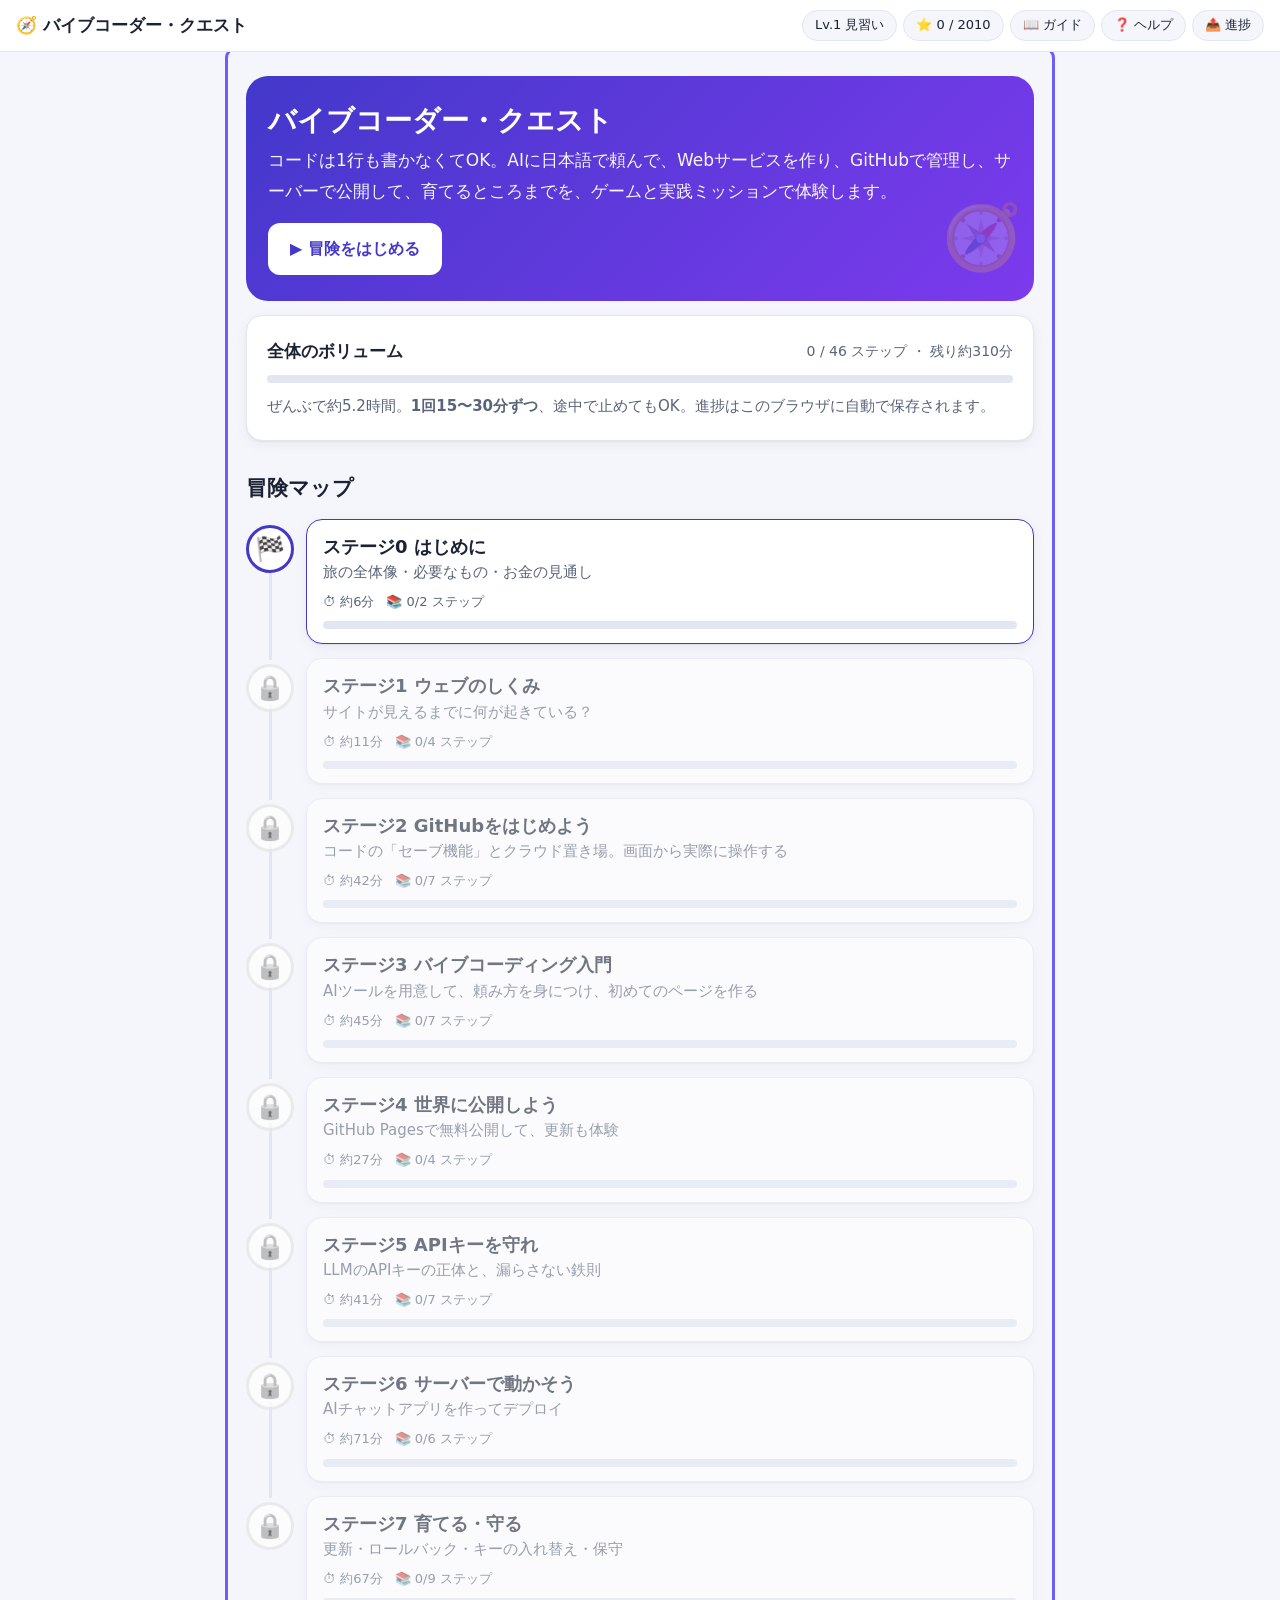
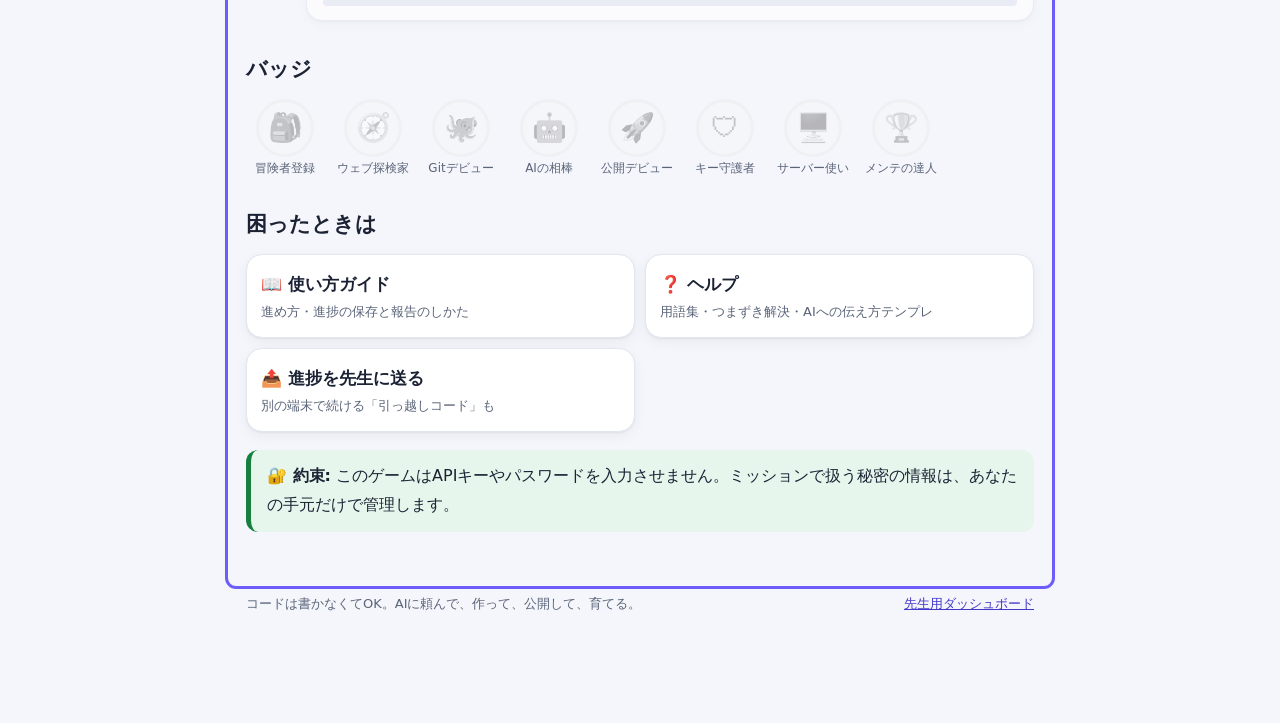
<file: index.html>
<!doctype html>
<html lang="ja">
<head>
<meta charset="utf-8">
<meta name="viewport" content="width=device-width, initial-scale=1">
<title>バイブコーダー・クエスト</title>
<meta name="description" content="コードを書かずに、AIと一緒にWebサービスを作って公開するまでを学ぶ初学者向け学習ゲーム">
<link rel="icon" href="data:image/svg+xml,%3Csvg xmlns=%27http://www.w3.org/2000/svg%27 viewBox=%270 0 100 100%27%3E%3Ctext y=%27.9em%27 font-size=%2790%27%3E%F0%9F%A7%AD%3C/text%3E%3C/svg%3E">
<link rel="stylesheet" href="css/style.css">
</head>
<body>
<a class="skip" href="#app">本文へ</a>
<header class="topbar">
  <a class="logo" href="#/">🧭 バイブコーダー・クエスト</a>
  <nav class="hud" id="hud" aria-label="ステータス"></nav>
</header>
<main id="app" class="container" tabindex="-1"></main>
<footer class="foot noprint">
  <span>コードは書かなくてOK。AIに頼んで、作って、公開して、育てる。</span>
  <a href="dashboard.html">先生用ダッシュボード</a>
</footer>
<div id="stepbar" class="stepbar noprint" hidden></div>
<div id="toast" class="toast" role="status" aria-live="polite"></div>
<canvas id="confetti" aria-hidden="true"></canvas>
<script src="js/config.js"></script>
<script src="js/content.js"></script>
<script src="js/help.js"></script>
<script src="js/state.js"></script>
<script src="js/verify.js"></script>
<script src="js/games.js"></script>
<script src="js/app.js"></script>
</body>
</html>
</file>
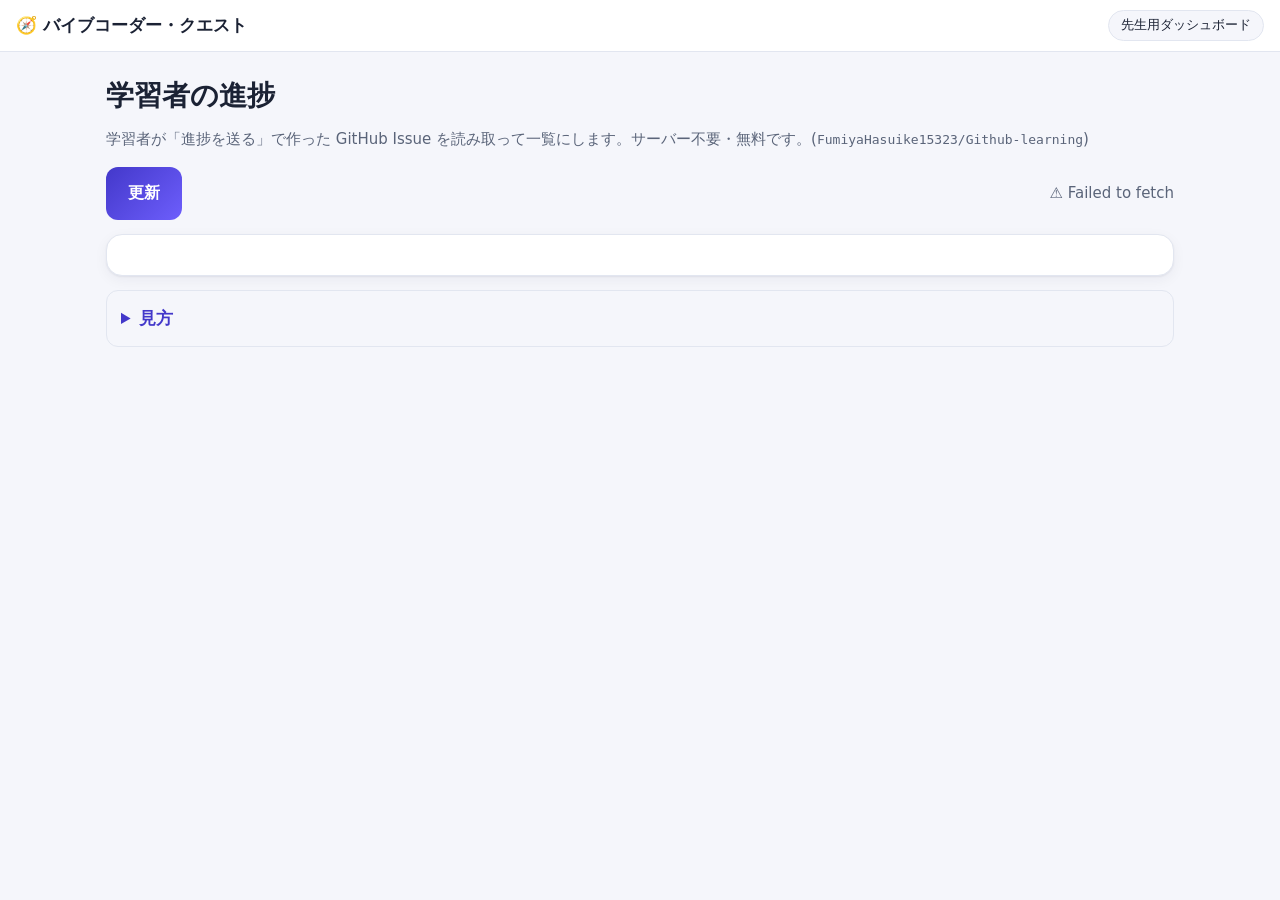
<file: dashboard.html>
<!doctype html>
<html lang="ja">
<head>
<meta charset="utf-8">
<meta name="viewport" content="width=device-width, initial-scale=1">
<title>先生用ダッシュボード</title>
<link rel="icon" href="data:image/svg+xml,%3Csvg xmlns=%27http://www.w3.org/2000/svg%27 viewBox=%270 0 100 100%27%3E%3Ctext y=%27.9em%27 font-size=%2790%27%3E%F0%9F%A7%AD%3C/text%3E%3C/svg%3E">
<link rel="stylesheet" href="css/style.css">
</head>
<body>
<header class="topbar"><a class="logo" href="./">🧭 バイブコーダー・クエスト</a><div class="hud"><span class="pill">先生用ダッシュボード</span></div></header>
<main class="container" style="max-width:1100px">
  <h1>学習者の進捗</h1>
  <p class="lead">学習者が「進捗を送る」で作った GitHub Issue を読み取って一覧にします。サーバー不要・無料です。(<span id="repo" class="mono"></span>)</p>
  <div class="row"><button class="btn" id="reload">更新</button><span id="status" class="lead" style="margin:0"></span></div>
  <div class="card" style="overflow:auto"><table class="t" id="tbl"></table></div>
  <details><summary>見方</summary>
    <p><span class="sq v"></span>自動確認で達成　<span class="sq s"></span>自己申告で達成　<span class="sq o"></span>ゲームをクリア　<span class="sq"></span>未達成<br>
    <br>列の絵文字+数字はステージ番号(0〜7)、マスにカーソルを合わせるとステップ名が出ます。<br>同じ人が何度も送った場合は、最新の1件だけを表示します(GitHubのユーザー名で判定)。</p>
    <p>注意: Issueは誰でも書けるので、数字は「本人の申告」です。ミッションの「自動確認」は、学習者のブラウザがGitHubの公開情報で確認した結果を含みます。</p>
  </details>
</main>
<script src="js/config.js"></script>
<script src="js/content.js"></script>
<script>
(function () {
  var C = VQ_CONTENT, cfg = VQ_CONFIG;
  var $ = function (id) { return document.getElementById(id); };
  var esc = function (s) { return String(s == null ? '' : s).replace(/[&<>"']/g, function (c) { return { '&': '&amp;', '<': '&lt;', '>': '&gt;', '"': '&quot;', "'": '&#39;' }[c]; }); };
  $('repo').textContent = cfg.owner + '/' + cfg.repo;

  function parse(issue) {
    var m = (issue.body || '').match(/<!--\s*VQ-PROGRESS\s*(\{[\s\S]*?\})\s*-->/);
    if (!m) return null;
    try { return JSON.parse(m[1]); } catch (e) { return null; }
  }
  function load() {
    $('status').textContent = '読み込み中…';
    fetch('https://api.github.com/repos/' + cfg.owner + '/' + cfg.repo + '/issues?state=all&per_page=100&sort=created&direction=desc', { headers: { Accept: 'application/vnd.github+json' } })
      .then(function (r) {
        if (r.status === 403) throw new Error('GitHub APIの回数制限です。しばらく待って再読み込みしてください。');
        if (!r.ok) throw new Error('取得できませんでした(' + r.status + ')。リポジトリがPublicか、Issuesが有効か確認してください。');
        return r.json();
      })
      .then(function (issues) {
        var latest = {};
        issues.forEach(function (is) {
          if (is.pull_request) return;
          var p = parse(is); if (!p) return;
          var k = is.user.login;
          if (!latest[k]) latest[k] = { login: k, p: p, at: is.created_at, url: is.html_url };
        });
        render(Object.keys(latest).map(function (k) { return latest[k]; }));
        $('status').textContent = '最終取得: ' + new Date().toLocaleTimeString('ja-JP');
      })
      .catch(function (e) { $('status').textContent = '⚠ ' + e.message; });
  }
  function render(rows) {
    var head = '<tr><th>学習者</th><th>Lv / XP</th><th>AI</th>' + C.stages.map(function (s, i) { return '<th title="' + esc(s.title) + '">' + s.emoji + i + '</th>'; }).join('') + '<th>いまここ</th><th>最終報告</th></tr>';
    var all = []; C.stages.forEach(function (s) { s.steps.forEach(function (x) { all.push({ s: s, x: x }); }); });
    var total = all.reduce(function (a, y) { return a + (y.x.xp || (y.x.type === 'mission' ? 50 : 20)); }, 0);
    rows.sort(function (a, b) { return (b.p.xp || 0) - (a.p.xp || 0); });
    var body = rows.map(function (r) {
      var d = r.p.d || {};
      var cells = C.stages.map(function (s) {
        return '<td>' + s.steps.map(function (x) { var v = d[x.id]; return '<span class="sq ' + (v === 'v' ? 'v' : v === 's' ? 's' : v ? 'o' : '') + '" title="' + esc(x.title) + '"></span>'; }).join('') + '</td>';
      }).join('');
      var cur = all.filter(function (y) { return !d[y.x.id]; })[0];
      var lv = Math.min(10, Math.floor((r.p.xp || 0) / total * 10) + 1);
      return '<tr><td><b>' + esc(r.p.n || '(無記名)') + '</b><br><a href="' + esc(r.url) + '" target="_blank" rel="noopener">@' + esc(r.login) + '</a></td><td>Lv.' + lv + '<br>' + (r.p.xp || 0) + '/' + total + '</td>' + cells +
        '<td>' + (cur ? esc(cur.s.emoji + ' ' + cur.x.title) : '🎓 修了') + '</td><td>' + new Date(r.at).toLocaleString('ja-JP') + '</td></tr>';
    }).join('');
    $('tbl').innerHTML = head + (body || '<tr><td colspan="' + (C.stages.length + 5) + '">まだ報告がありません。</td></tr>');
  }
  $('reload').onclick = load;
  load();
})();
</script>
</body>
</html>
</file>
<file: css/style.css>
:root{
  --bg:#f5f6fb; --panel:#fff; --ink:#1b2234; --sub:#5a6479; --line:#e2e6f0;
  --brand:#4338ca; --brand-2:#6d5efc; --brand-ink:#fff; --brand-soft:#eceafe;
  --ok:#15803d; --ok-bg:#e7f6ec; --ng:#c62828; --ng-bg:#fdeded; --warn:#a16207; --warn-bg:#fff7e0;
  --code-bg:#0f172a; --code-ink:#e2e8f0; --radius:16px; --shadow:0 1px 2px rgba(20,25,50,.06),0 4px 14px rgba(20,25,50,.05);
}
@media (prefers-color-scheme:dark){
  :root{--bg:#0d111f;--panel:#161b2d;--ink:#e9edf8;--sub:#a0abc6;--line:#272f4b;--brand:#8b87ff;--brand-2:#a78bfa;--brand-ink:#0d111f;--brand-soft:#232a52;
    --ok:#4ade80;--ok-bg:#12301f;--ng:#fca5a5;--ng-bg:#3a1717;--warn:#facc15;--warn-bg:#3a2f10;--code-bg:#080b16;--shadow:none}
}
*{box-sizing:border-box}
html{scroll-behavior:smooth}
body{margin:0;background:var(--bg);color:var(--ink);font:17px/1.8 system-ui,-apple-system,"Hiragino Sans","Noto Sans JP",sans-serif;-webkit-text-size-adjust:100%;padding-bottom:84px}
a{color:var(--brand)}
:focus-visible{outline:3px solid var(--brand-2);outline-offset:2px;border-radius:6px}
.skip{position:absolute;left:-999px}.skip:focus{left:8px;top:8px;background:var(--panel);padding:8px 12px;z-index:50}

/* ---- header ---- */
.topbar{display:flex;justify-content:space-between;align-items:center;gap:8px 14px;flex-wrap:wrap;padding:10px 16px;background:var(--panel);border-bottom:1px solid var(--line);position:sticky;top:0;z-index:20}
.logo{font-weight:800;text-decoration:none;color:var(--ink);font-size:17px}
.hud{display:flex;gap:6px;align-items:center;flex-wrap:wrap;font-size:13px}
.pill{background:var(--bg);border:1px solid var(--line);border-radius:999px;padding:2px 12px;white-space:nowrap;color:var(--ink);text-decoration:none;line-height:1.9}
a.pill:hover{border-color:var(--brand)}
.container{max-width:820px;margin:0 auto;padding:20px 16px 40px}
.foot{max-width:820px;margin:0 auto;padding:8px 16px 24px;color:var(--sub);font-size:13px;display:flex;justify-content:space-between;gap:8px;flex-wrap:wrap}
h1{font-size:28px;line-height:1.35;margin:.2em 0 .4em}
h2{font-size:21px;margin:1.4em 0 .5em}
.ch{font-size:20px;line-height:1.5;margin:.1em 0 .6em}
.lead{color:var(--sub);margin:0 0 14px;font-size:15px}
.count{color:var(--sub);font-size:14px}
.crumb{font-size:14px;color:var(--sub);margin-bottom:6px}

/* ---- cards / buttons ---- */
.card{background:var(--panel);border:1px solid var(--line);border-radius:var(--radius);padding:20px;margin:14px 0;box-shadow:var(--shadow)}
.card.big{min-height:230px}
.card .body p{margin:.6em 0}
.card .body ul,.card .body ol{padding-left:1.3em;margin:.6em 0}
.card .body li{margin:.25em 0}
code{background:var(--brand-soft);color:var(--ink);padding:1px 6px;border-radius:6px;font:.88em ui-monospace,Menlo,Consolas,monospace;word-break:break-all}
.btn{appearance:none;border:0;background:linear-gradient(135deg,var(--brand),var(--brand-2));color:#fff;font:inherit;font-weight:700;font-size:16px;padding:12px 22px;min-height:48px;border-radius:12px;cursor:pointer;text-decoration:none;display:inline-flex;align-items:center;justify-content:center;gap:6px;transition:transform .08s,box-shadow .15s}
.btn:hover:not(:disabled){box-shadow:0 4px 14px rgba(99,86,255,.35)}
.btn:active:not(:disabled){transform:translateY(1px)}
.btn:disabled,.btn[aria-disabled=true]{opacity:.4;cursor:not-allowed;box-shadow:none;pointer-events:none}
.btn.ghost{background:transparent;color:var(--brand);border:2px solid var(--brand)}
.btn.sm{padding:4px 14px;min-height:36px;font-size:14px}
.btn.copied{background:var(--ok)}
.row{display:flex;align-items:center;justify-content:space-between;gap:10px;flex-wrap:wrap;margin-top:14px}
.row.end{justify-content:flex-end}
.note{border-radius:12px;padding:12px 16px;margin:12px 0;background:var(--warn-bg);border-left:5px solid var(--warn);font-size:16px}
.note.ok{background:var(--ok-bg);border-color:var(--ok)}
.note.ng{background:var(--ng-bg);border-color:var(--ng)}
.note ul{margin:.4em 0;padding-left:1.2em}
.tag{display:inline-block;font-size:13px;font-weight:700;background:var(--brand);color:var(--brand-ink);border-radius:999px;padding:1px 12px;margin:0 6px 6px 0}
.tag.soft{background:var(--brand-soft);color:var(--brand)}
.badge{font-size:12px;font-weight:700;border-radius:99px;padding:1px 10px;background:var(--ok-bg);color:var(--ok);border:1px solid var(--ok);white-space:nowrap}
.bar{height:8px;background:var(--line);border-radius:99px;overflow:hidden;margin-top:8px}
.bar>i{display:block;height:100%;width:0;background:linear-gradient(90deg,var(--brand),var(--brand-2));border-radius:99px;transition:width .4s}
.bar.ok>i{background:var(--ok)}

/* ---- home ---- */
.hero{background:linear-gradient(135deg,#4338ca,#7c3aed);color:#fff;border-radius:22px;padding:26px 22px;margin:4px 0 8px;position:relative;overflow:hidden}
.hero h1{color:#fff;margin:0 0 6px}
.hero p{margin:0 0 16px;opacity:.95}
.hero .btn{background:#fff;color:#4338ca}
.hero .btn:hover:not(:disabled){box-shadow:0 4px 14px rgba(0,0,0,.25)}
.hero .big-emoji{position:absolute;right:12px;bottom:6px;font-size:64px;opacity:.2;pointer-events:none}
.resume{display:flex;gap:14px;align-items:center;flex-wrap:wrap}
.resume .grow{flex:1;min-width:200px}
.road{list-style:none;margin:0;padding:0;position:relative}
.road li{position:relative;padding-left:60px;margin:0 0 14px}
.road li::before{content:"";position:absolute;left:23px;top:46px;bottom:-16px;width:3px;background:var(--line)}
.road li:last-child::before{display:none}
.road li.done::before{background:var(--ok)}
.node{position:absolute;left:0;top:6px;width:48px;height:48px;border-radius:50%;display:grid;place-items:center;font-size:24px;background:var(--panel);border:3px solid var(--line)}
.road li.done .node{border-color:var(--ok);background:var(--ok-bg)}
.road li.cur .node{border-color:var(--brand);box-shadow:0 0 0 0 rgba(99,86,255,.5);animation:pulse 2s infinite}
.road li.lock .node{filter:grayscale(1);opacity:.7}
@keyframes pulse{70%{box-shadow:0 0 0 12px rgba(99,86,255,0)}100%{box-shadow:0 0 0 0 rgba(99,86,255,0)}}
.stage{display:block;text-decoration:none;color:inherit;background:var(--panel);border:1px solid var(--line);border-radius:var(--radius);padding:14px 16px;box-shadow:var(--shadow);transition:border-color .15s,transform .15s}
.road li.cur .stage{border-color:var(--brand)}
.stage:hover:not(.locked){border-color:var(--brand);transform:translateY(-1px)}
.stage.locked{opacity:.6;cursor:not-allowed}
.stage .t{font-weight:800;font-size:18px;line-height:1.4}
.stage .d{font-size:15px;color:var(--sub)}
.stage .m{font-size:13px;color:var(--sub);margin-top:4px;display:flex;gap:12px;flex-wrap:wrap}
.shelf{display:flex;gap:10px;flex-wrap:wrap}
.medal{width:78px;text-align:center;font-size:12px;line-height:1.3;color:var(--sub)}
.medal i{display:grid;place-items:center;width:58px;height:58px;margin:0 auto 4px;border-radius:50%;font-style:normal;font-size:28px;background:var(--brand-soft);border:3px solid var(--brand)}
.medal.off i{filter:grayscale(1);opacity:.35;border-color:var(--line);background:var(--bg)}
.quick{display:grid;grid-template-columns:1fr 1fr;gap:10px}
.quick a{display:block;text-decoration:none;color:var(--ink);background:var(--panel);border:1px solid var(--line);border-radius:var(--radius);padding:14px;font-weight:700;box-shadow:var(--shadow)}
.quick a span{display:block;font-weight:400;font-size:13px;color:var(--sub)}
@media(max-width:480px){.quick{grid-template-columns:1fr}}

/* ---- stage page ---- */
.can{margin:0 0 6px;padding-left:1.2em}
.steps{list-style:none;margin:0;padding:0;display:grid;gap:10px}
.steps a{display:flex;gap:12px;align-items:center;text-decoration:none;color:inherit;background:var(--panel);border:1px solid var(--line);border-radius:var(--radius);padding:12px 14px;box-shadow:var(--shadow)}
.steps a:hover{border-color:var(--brand)}
.steps .ico{width:40px;height:40px;border-radius:50%;display:grid;place-items:center;background:var(--brand-soft);font-size:20px;flex:none}
.steps .done .ico{background:var(--ok-bg)}
.steps .t{font-weight:700;line-height:1.4}.steps .d{font-size:13px;color:var(--sub)}

/* ---- step page ---- */
.dots{display:flex;gap:5px;margin:6px 0 14px}
.dots i{flex:1;max-width:36px;height:7px;border-radius:9px;background:var(--line)}
.dots i.done{background:var(--ok)} .dots i.cur{background:var(--brand)}
.stepbar{position:fixed;left:0;right:0;bottom:0;background:var(--panel);border-top:1px solid var(--line);padding:10px 16px calc(10px + env(safe-area-inset-bottom));z-index:15}
.stepbar .in{max-width:820px;margin:0 auto;display:flex;gap:10px;align-items:center;justify-content:space-between}
.stepbar .mid{font-size:13px;color:var(--sub);text-align:center;flex:1;line-height:1.3}
.stepbar .btn{padding:10px 18px}
.opt{display:block;width:100%;text-align:left;font:inherit;font-size:16px;color:inherit;background:var(--panel);border:2px solid var(--line);border-radius:12px;padding:12px 16px;margin:10px 0;cursor:pointer;min-height:48px;line-height:1.6}
.opt:hover:not(:disabled){border-color:var(--brand)}
.opt.right{background:var(--ok-bg);border-color:var(--ok)}
.opt.wrong{background:var(--ng-bg);border-color:var(--ng)}
.opt.sel{border-color:var(--brand);background:var(--brand-soft)}
.opt.center{text-align:center;font-weight:700}
.opt.big .d{display:block;font-size:14px;color:var(--sub);font-weight:400;margin-top:2px}
.opt:disabled{cursor:default}
.cols{display:grid;grid-template-columns:1fr 1fr;gap:12px}
@media(max-width:560px){.cols{grid-template-columns:1fr}}
.flashcard{text-align:center;font-size:21px;font-weight:800;background:var(--brand-soft);border-radius:14px;padding:26px 14px;margin:12px 0}
.chip{display:inline-block;margin:4px;padding:8px 14px;border-radius:999px;background:var(--bg);border:2px solid var(--line);cursor:pointer;font:inherit;font-size:16px;color:inherit;text-align:left}
.chip:hover{border-color:var(--brand)}
.slot{min-height:60px;border:2px dashed var(--line);border-radius:12px;padding:6px;margin:8px 0}
.slot .chip{display:block;margin:6px 4px;border-radius:12px}
.num{display:inline-block;min-width:1.7em;color:var(--brand);font-weight:800}
.shake{animation:shake .3s}
@keyframes shake{25%{transform:translateX(-5px)}75%{transform:translateX(5px)}}
.matched{background:var(--ok-bg)!important;border-color:var(--ok)!important;pointer-events:none}
pre.code{background:var(--code-bg);color:var(--code-ink);border-radius:12px;padding:12px;overflow:auto;font:14px/1.7 ui-monospace,Menlo,Consolas,monospace;margin:0}
.codeline{display:block;padding:2px 8px;border-radius:4px;cursor:pointer;white-space:pre-wrap;word-break:break-all;color:var(--code-ink)}
.codeline:hover{background:#1e293b}
.codeline.sel{background:#7c2d12}.codeline.right{background:#14532d}.codeline.wrong{background:#7f1d1d}.codeline.miss{outline:2px dashed #facc15}

/* ---- mission ---- */
.mission{border-top:5px solid var(--brand)}
.mprog{display:flex;align-items:center;gap:12px;margin:0 0 6px}.mprog .bar{flex:1;margin:0}
.todo{list-style:none;padding:0;margin:8px 0;counter-reset:t}
.todo li{display:flex;gap:12px;align-items:flex-start;padding:10px 12px;margin:8px 0;border:1px solid var(--line);border-radius:12px;counter-increment:t;background:var(--bg)}
.todo li.on{background:var(--ok-bg);border-color:var(--ok)}
.todo li.on label{opacity:.75}
.todo input{margin-top:6px;width:22px;height:22px;flex:none;accent-color:var(--ok)}
.todo label{flex:1;line-height:1.7}
.todo label::before{content:counter(t) ". ";font-weight:800;color:var(--brand)}
.prompt{background:var(--code-bg);color:var(--code-ink);border-radius:12px;margin:12px 0;overflow:hidden}
.prompt .phead{display:flex;justify-content:space-between;align-items:center;gap:8px;padding:8px 12px;background:#1e293b}
.prompt .lbl{font-weight:700;font-size:14px}
.ptext{white-space:pre-wrap;padding:12px 14px;font-size:15px;line-height:1.7;word-break:break-word}
.stuck{margin:12px 0 0;font-size:15px;color:var(--sub)}
input[type=text],textarea{font:inherit;font-size:16px;color:inherit;background:var(--panel);border:2px solid var(--line);border-radius:12px;padding:10px 14px;width:100%}
input[type=text]:focus,textarea:focus{border-color:var(--brand);outline:none}
label.f{display:block;font-weight:700;font-size:15px;margin:12px 0 4px}
details{margin:10px 0;background:var(--bg);border:1px solid var(--line);border-radius:12px;padding:8px 14px}
summary{cursor:pointer;color:var(--brand);font-weight:700;padding:4px 0}
details[open] summary{margin-bottom:6px}
.flow{display:flex;flex-wrap:wrap;align-items:center;gap:8px;margin:12px 0}
.flow b{background:var(--bg);border:2px solid var(--line);border-radius:12px;padding:6px 12px;font-weight:700}
.flow span{color:var(--sub);font-size:14px}
.flow b.bad{background:var(--ng-bg);border-color:var(--ng)}.flow b.good{background:var(--ok-bg);border-color:var(--ok)}

/* ---- help ---- */
.search{margin:8px 0 12px}
.card[id^=g-]{scroll-margin-top:120px}
.gl dt{font-weight:800;margin-top:12px}.gl dd{margin:2px 0 0;color:var(--sub)}
.faq details{background:var(--panel)}
.tpl{margin:10px 0}

/* ---- overlays ---- */
.toast{position:fixed;left:50%;bottom:96px;transform:translate(-50%,40px);opacity:0;background:var(--ink);color:var(--bg);padding:10px 20px;border-radius:999px;transition:.3s;pointer-events:none;z-index:60;max-width:92vw;text-align:center;font-weight:600}
.toast.on{transform:translate(-50%,0);opacity:1}
.modal{position:fixed;inset:0;background:rgba(10,12,30,.6);display:grid;place-items:center;padding:16px;z-index:50}
.modal .box{background:var(--panel);border-radius:22px;padding:28px 22px;max-width:420px;width:100%;text-align:center;box-shadow:0 20px 60px rgba(0,0,0,.4);animation:pop .35s cubic-bezier(.2,1.4,.4,1)}
.modal .big-badge{font-size:72px;line-height:1.1}
@keyframes pop{from{transform:scale(.8);opacity:0}}
#confetti{position:fixed;inset:0;pointer-events:none;z-index:55}
.cert{border:6px double var(--brand);border-radius:18px;padding:28px 18px;text-align:center;background:var(--panel)}
.cert h2{margin:.2em 0}.cert .who{font-size:28px;font-weight:800;margin:.4em 0}

table.t{width:100%;border-collapse:collapse;font-size:14px}
table.t th,table.t td{border-bottom:1px solid var(--line);padding:8px 6px;text-align:left;vertical-align:top}
.sq{display:inline-block;width:14px;height:14px;border-radius:3px;background:var(--line);margin-right:2px}
.sq.v{background:var(--ok)}.sq.s{background:#f59e0b}.sq.o{background:var(--brand)}
.mono{font-family:ui-monospace,Menlo,Consolas,monospace;font-size:13px}
@media(prefers-reduced-motion:reduce){*{animation:none!important;transition:none!important;scroll-behavior:auto!important}}
@media print{body{background:#fff;padding:0}.topbar,.foot,.stepbar,.noprint,.toast{display:none!important}.cert{border-color:#000;color:#000}}
</file>
